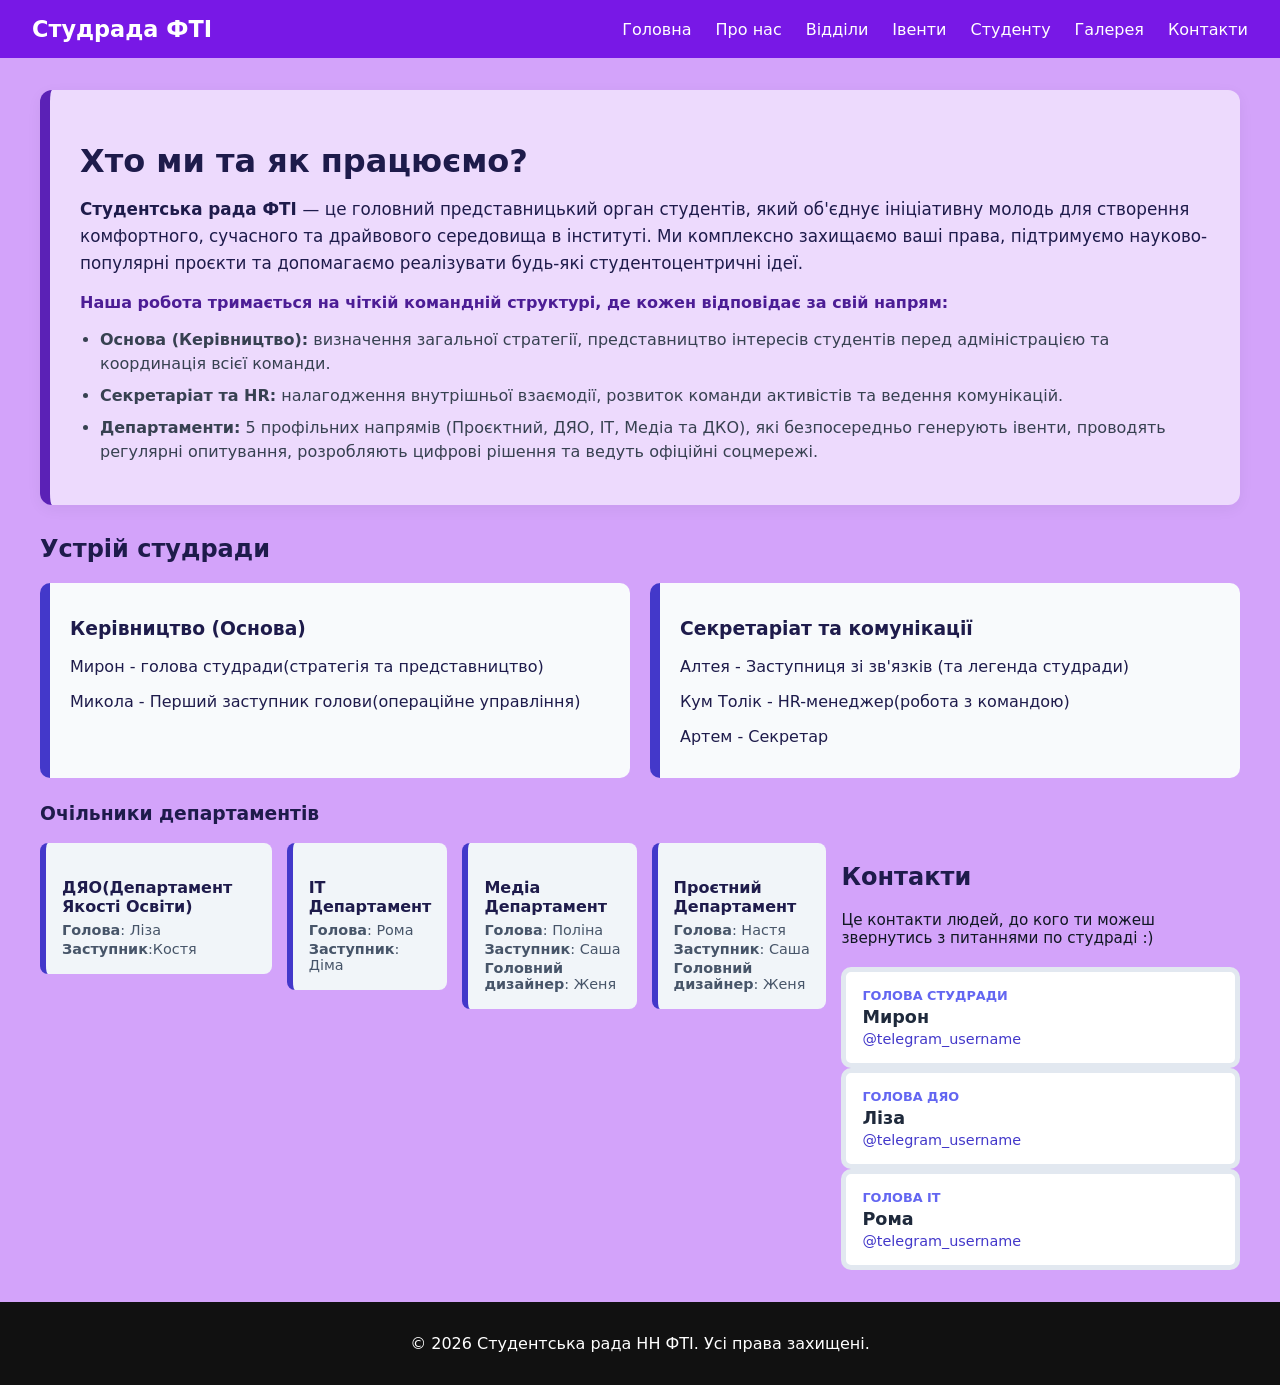
<file: about.html>
<!DOCTYPE html>
<html lang="uk">
<head>
  <meta charset="UTF-8">
  <meta name="viewport" content="width=device-width, initial-scale=1.0">
  <title>Про студраду| Студрада НН ФТІ </title>
  <link rel="stylesheet" href="css/style.css">
  <link rel="stylesheet" href="css/about_style.css">
</head>
<body>

    <div id="header-placeholder"></div>

    <main>
        <section class="about">
        <h1>Хто ми та як працюємо?</h1>
        <p class="description">
          <strong> Студентська рада ФТІ </strong> — це головний представницький орган студентів,
          який об'єднує ініціативну молодь для створення комфортного, сучасного та драйвового середовища
          в інституті. Ми комплексно захищаємо ваші права, підтримуємо науково-популярні проєкти та допомагаємо реалізувати будь-які студентоцентричні ідеї.</p>

        <p class="structure-intro">
          Наша робота тримається на чіткій командній структурі, де кожен відповідає за свій напрям:</p>
        <ul class="structure-list">
            <li><strong>Основа (Керівництво):</strong> визначення загальної стратегії, представництво інтересів студентів перед адміністрацією та координація всієї команди.</li>
            <li><strong>Секретаріат та HR:</strong> налагодження внутрішньої взаємодії, розвиток команди активістів та ведення комунікацій.</li>
            <li><strong>Департаменти:</strong> 5 профільних напрямів (Проєктний, ДЯО, IT, Медіа та ДКО), які безпосередньо генерують івенти, проводять регулярні опитування, розробляють цифрові рішення та ведуть офіційні соцмережі.</li>
        </ul>
        </section>

        <section class="councill structure">
        <h2>Устрій студради</h2>
        <div class="leadership-grid">
             <div class="councill-group  ">
                <h3>Керівництво (Основа)</h3>
                <ul>
                  <p>Мирон - голова студради(стратегія та представництво)</p>
                  <p>Микола - Перший заступник голови(операційне управління)</p>
                </ul>
              </div>

              <div class="councill-group">
                <h3>Секретаріат та комунікації</h2>
                  <ul>
                    <p>Алтея - Заступниця зі зв'язків (та легенда студради)</p>
                    <p>Кум Толік - HR-менеджер(робота з командою)</p>
                    <p> Артем - Секретар</p>
                  </ul>
              </div>
        </div>

          <div class="heads">
            <h3>Очільники департаментів</h3>
            <div class="heads-grid">
              <div class="head-card">
                <h4>ДЯО(Департамент Якості Освіти)</h4>
                <p> <strong>Голова</strong>: Ліза</p>
                <p><strong>Заступник</strong>:Костя</p>
              </div>
              <div class="head-card">
                <h4>IT Департамент</h4>
                <p> <strong>Голова</strong>: Рома</p>
                <p><strong>Заступник</strong>: Діма</p>
              </div>
              <div class="head-card">
                <h4>Медіа Департамент</h4>
                <p> <strong>Голова</strong>: Поліна</p>
                <p><strong>Заступник</strong>: Саша</p>
                <p><strong>Головний дизайнер</strong>: Женя</p>
              </div>
              <div class="head-card">
                <h4>Проєтний Департамент</h4>
                <p> <strong>Голова</strong>: Настя</p>
                <p><strong>Заступник</strong>: Саша</p>
                <p><strong>Головний дизайнер</strong>: Женя</p>
              </div>
              <div class="head-card>
                <h4>ДКО</h4>
                <p> <strong>Голова</strong>: Богдан</p>
              </div>
            </div>
          </div>
        </section>

        <section class="contacts">
          <h2>Контакти</h2>
          <p class="cont-subtitle">Це контакти людей, до кого ти можеш звернутись з питаннями по студраді :)</p>
          <div class="contats-grid">
            <div class="contact-card">
              <span class="contact-role">Голова Студради</span>
              <span class="contact-name">Мирон</span>
              <a href="===" class="contact-link">@telegram_username</a>
            </div>
            <div class="contact-card">
              <span class="contact-role">Голова ДЯО</span>
              <span class="contact-name">Ліза</span>
              <a href="===" class="contact-link">@telegram_username</a>
            </div>
            <div class="contact-card">
              <span class="contact-role">Голова IT</span>
              <span class="contact-name">Рома</span>
              <a href="===" class="contact-link">@telegram_username</a>
            </div>
          </div>
       </section>

    </main>

    <div id="footer-placeholder"></div>

  <!-- Підключаємо JS -->
  <script src="js/main.js"></script>
</body>
</html>
</file>
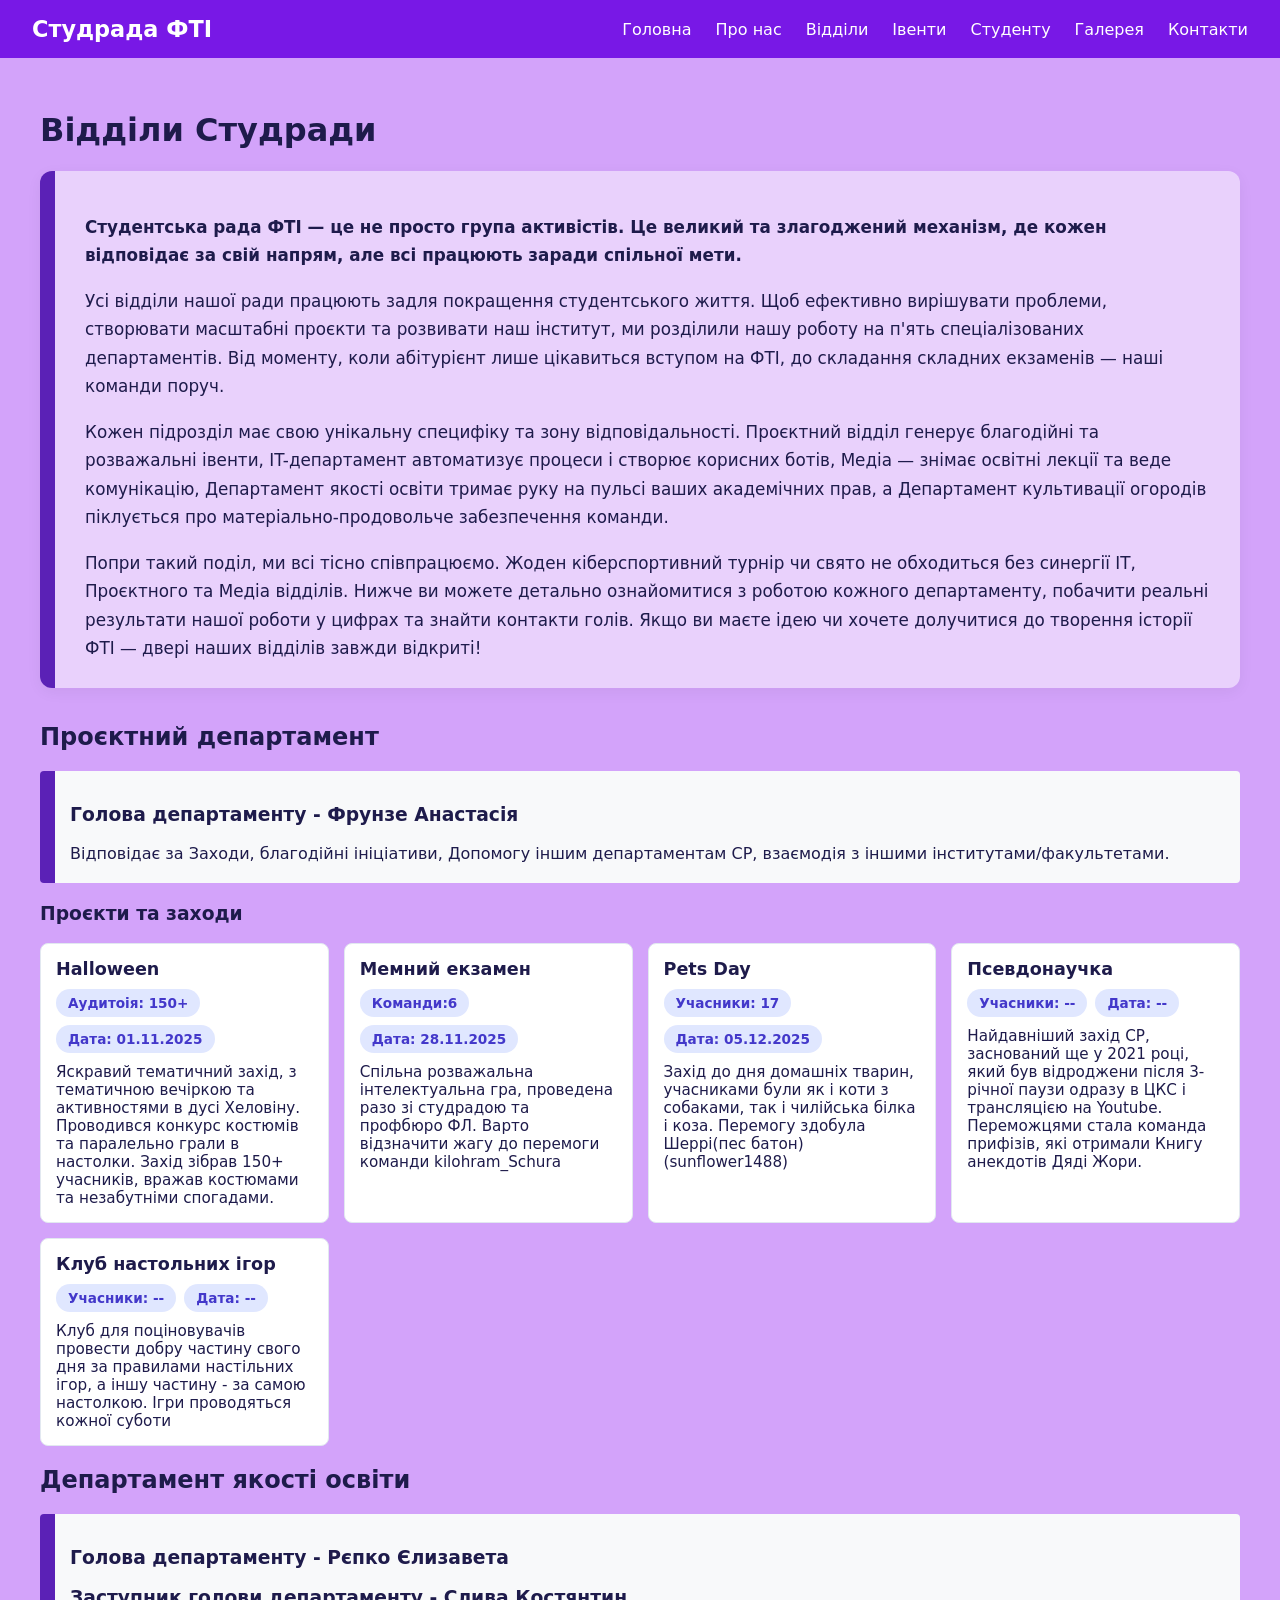
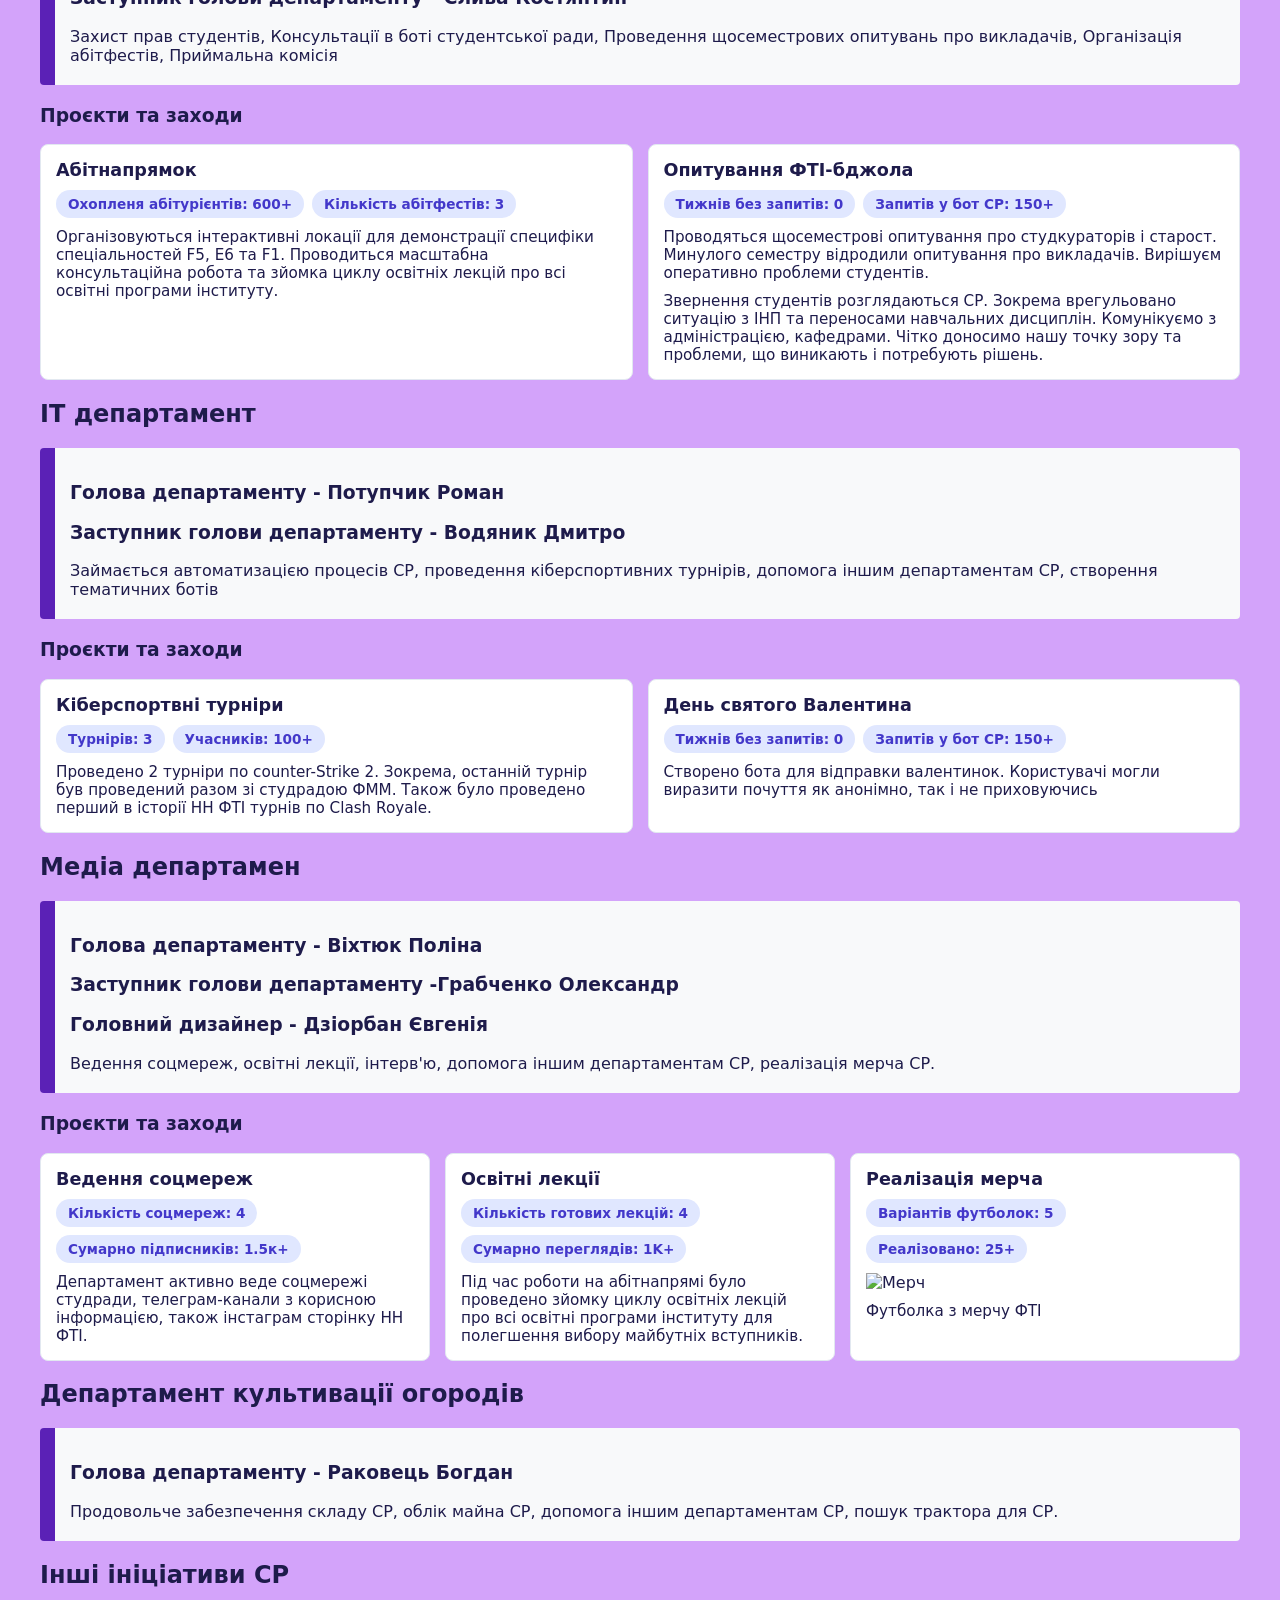
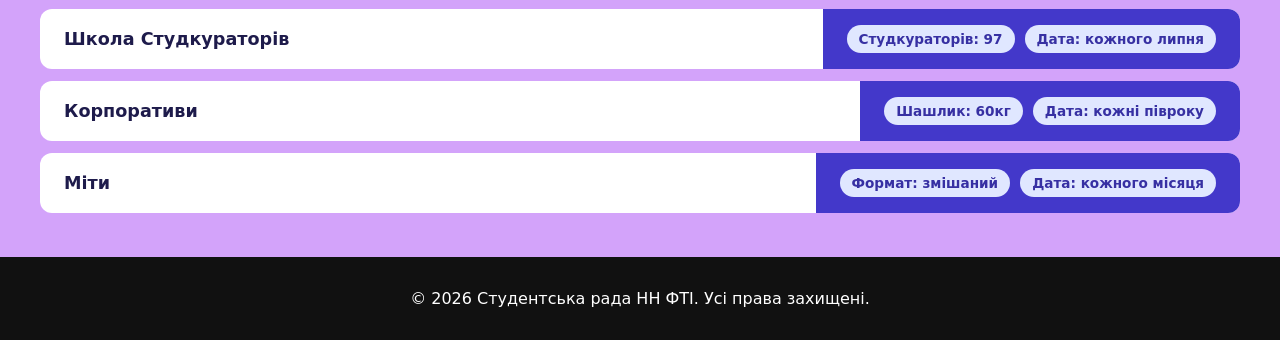
<file: departments.html>
<!DOCTYPE html>
<html lang="uk">
<head>
  <meta charset="UTF-8">
  <meta name="viewport" content="width=device-width, initial-scale=1.0">
  <title>Відділи | Студрада ФТІ</title>
  <link rel="stylesheet" href="css/style.css">
  <link rel="stylesheet" href="css/departments.css">
</head>
<body>

    <div id="header-placeholder"></div>

    <main>
        <h1>Відділи Студради</h1>
        <section class="departments-intro">
            <p class="subtitle"> <strong>Студентська рада ФТІ — це не просто група активістів. Це великий та злагоджений механізм,
                де кожен відповідає за свій напрям, але всі працюють заради спільної мети.</strong></p>
            <p> Усі відділи нашої ради працюють задля покращення студентського життя. Щоб ефективно вирішувати проблеми,
                створювати масштабні проєкти та розвивати наш інститут, ми розділили нашу роботу на п'ять спеціалізованих департаментів. 
                Від моменту, коли абітурієнт лише цікавиться вступом на ФТІ, до складання складних екзаменів — наші команди поруч.</p>
            <p> Кожен підрозділ має свою унікальну специфіку та зону відповідальності. Проєктний відділ генерує благодійні та розважальні івенти,
                IT-департамент автоматизує процеси і створює корисних ботів, Медіа — знімає освітні лекції та веде комунікацію,
                Департамент якості освіти тримає руку на пульсі ваших академічних прав, а Департамент культивації огородів піклується про матеріально-продовольче забезпечення команди.</p>
            <p> Попри такий поділ, ми всі тісно співпрацюємо. Жоден кіберспортивний турнір чи свято не обходиться без синергії IT,
                Проєктного та Медіа відділів. Нижче ви можете детально ознайомитися з роботою кожного департаменту, побачити реальні
                результати нашої роботи у цифрах та знайти контакти голів. Якщо ви маєте ідею чи хочете долучитися до творення історії ФТІ — двері наших відділів завжди відкриті!</p>
        </section>
        <div class="departments-list">

            <section class="department-block" id="project-dept">
                <h2> Проєктний департамент</h2>
                <div class="team-info">
                    <h3>Голова департаменту - Фрунзе Анастасія</h3>
                    <p>Відповідає за Заходи, благодійні ініціативи, Допомогу іншим департаментам СР, взаємодія з іншими інститутами/факультетами.</p>
                </div>
                <h3>Проєкти та заходи</h3>
                <div class="events-grid">
                    <div class="event-card">
                        <h4>Halloween</h4>
                        <div class="badges">
                            <span class="badge">Aудитоія: 150+</span>
                            <span class="badge">Дата: 01.11.2025</span>
                        </div>
                        <p>Яскравий тематичний захід, з тематичною вечіркою та активностями в дусі Хеловіну. Проводився конкурс костюмів та паралельно 
                            грали в настолки. Захід зібрав 150+ учасників, вражав костюмами та незабутніми спогадами.</p>
                    </div>
                    <div class="event-card">
                        <h4>Мемний екзамен</h4>
                        <div class="badges">
                            <span class="badge">Команди:6</span>
                            <span class="badge">Дата: 28.11.2025</span>
                        </div>
                        <p>Спільна розважальна інтелектуальна гра, проведена разо зі студрадою та профбюро ФЛ. 
                            Варто відзначити жагу до перемоги команди kilohram_Schura</p>
                    </div>
                    <div class="event-card">
                        <h4>Pets Day</h4>
                        <div class="badges">
                            <span class="badge">Учасники: 17</span>
                            <span class="badge">Дата: 05.12.2025</span>
                        </div>
                        <p>Захід до дня домашніх тварин, учасниками були як і коти з собаками, так і чилійська білка і коза. 
                            Перемогу здобула Шеррі(пес батон)(sunflower1488)</p>
                    </div>
                    <div class="event-card">
                        <h4>Псевдонаучка</h4>
                        <div class="badges">
                            <span class="badge">Учасники: --</span>
                            <span class="badge">Дата: --</span>
                        </div>
                        <p>Найдавніший захід СР, заснований ще у 2021 році, який був відроджени після 3-річної паузи
                            одразу в ЦКС і трансляцією на Youtube. Переможцями стала команда прифізів, які отримали Книгу
                        анекдотів Дяді Жори.  </p>
                    </div>
                     <div class="event-card">
                        <h4>Клуб настольних ігор</h4>
                        <div class="badges">
                            <span class="badge">Учасники: --</span>
                            <span class="badge">Дата: --</span>
                        </div>
                        <p>Клуб для поціновувачів провести добру частину свого дня за правилами настільних ігор,
                            а іншу частину - за самою настолкою. Ігри проводяться кожної суботи
                        </p>
                    </div>
                </div>
            </section>


            <section class="department-block" id="Education quality">
                <h2> Департамент якості освіти</h2>
                <div class="team-info">
                    <h3>Голова департаменту - Рєпко Єлизавета</h3>
                    <h3>Заступник голови департаменту - Слива Костянтин</h3>
                    <p>Захист прав студентів, Консультації в боті студентської ради,
                    Проведення щосеместрових опитувань про викладачів, 
                    Організація абітфестів, Приймальна комісія</p>
                </div>
                <h3>Проєкти та заходи</h3>
                <div class="events-grid">
                    <div class="event-card">
                        <h4>Абітнапрямок</h4>
                        <div class="badges">
                            <span class="badge">Охопленя абітурієнтів: 600+  </span>
                            <span class="badge"> Кількість абітфестів: 3</span>
                        </div>
                        <p> Організовуються інтерактивні локації для демонстрації специфіки спеціальностей F5, E6 та F1. 
                            Проводиться масштабна консультаційна робота та зйомка циклу освітніх лекцій про всі освітні програми інституту.
                        </p>
                    </div>
                    <div class="event-card">
                        <h4>Опитування ФТІ-бджола</h4>
                        <div class="badges">
                            <span class="badge">Тижнів без запитів: 0</span>
                            <span class="badge">Запитів у бот СР: 150+</span>
                        </div>
                        <p> Проводяться щосеместрові опитування про студкураторів і старост. Минулого семестру 
                            відродили опитування про викладачів.
                            Вирішуєм оперативно проблеми студентів.
                        </p>
                        <p> Звернення студентів розглядаються СР. Зокрема врегульовано ситуацію з ІНП та переносами 
                            навчальних дисциплін. Комунікуємо з адміністрацією, кафедрами. Чітко доносимо нашу точку 
                            зору та проблеми, що виникають і потребують рішень.</p>
                    </div>
                </div>
            </section>


            <section class="department-block" id="IT">
                <h2> IT департамент</h2>
                <div class="team-info">
                    <h3>Голова департаменту - Потупчик Роман</h3>
                    <h3>Заступник голови департаменту - Водяник Дмитро</h3>
                    <p> Займається автоматизацією процесів СР, проведення кіберспортивних турнірів,
                    допомога іншим департаментам СР, створення тематичних ботів
                    </p>
                </div>
                <h3>Проєкти та заходи</h3>
                <div class="events-grid">
                    <div class="event-card">
                        <h4>Кіберспортвні турніри</h4>
                        <div class="badges">
                            <span class="badge">Турнірів: 3  </span>
                            <span class="badge">Учасників: 100+</span>
                        </div>
                        <p> Проведено 2 турніри по counter-Strike 2. Зокрема, останній турнір був проведений 
                            разом зі студрадою ФММ. Також було проведено перший в історії НН ФТІ турнів по Clash Royale.
                        </p>
                    </div>
                    <div class="event-card">
                        <h4>День святого Валентина</h4>
                        <div class="badges">
                            <span class="badge">Тижнів без запитів: 0</span>
                            <span class="badge">Запитів у бот СР: 150+</span>
                        </div>
                        <p> Створено бота для відправки валентинок. 
                            Користувачі могли виразити почуття як анонімно, так і не приховуючись
                        </p>
                    </div>
                </div>
            </section>

             <section class="department-block" id="media">
                <h2> Медіа департамен</h2>
                <div class="team-info">
                    <h3>Голова департаменту - Віхтюк Поліна</h3>
                    <h3>Заступник голови департаменту -Грабченко Олександр</h3>
                    <h3>Головний дизайнер - Дзіорбан Євгенія</h3>
                    <p> Ведення соцмереж, освітні лекції, інтерв'ю, допомога іншим 
                        департаментам СР, реалізація мерча СР.
                    </p>
                </div>
                <h3>Проєкти та заходи</h3>
                <div class="events-grid">
                    <div class="event-card">
                        <h4>Ведення соцмереж</h4>
                        <div class="badges">
                            <span class="badge">Кількість соцмереж: 4  </span>
                            <span class="badge">Сумарно підписників: 1.5к+</span>
                        </div>
                        <p> Департамент активно веде соцмережі студради, телеграм-канали з корисною інформацією,
                            також інстаграм сторінку НН ФТІ.
                        </p>
                    </div>
                    <div class="event-card">
                        <h4>Освітні лекції</h4>
                        <div class="badges">
                            <span class="badge">Кількість готових лекцій: 4</span>
                            <span class="badge"> Сумарно переглядів: 1K+</span>
                        </div>
                        <p> Під час роботи на абітнапрямі було проведено зйомку циклу освітніх лекцій про всі освітні програми 
                            інституту для полегшення вибору майбутніх вступників.
                        </p>
                    </div>
                     <div class="event-card">
                        <h4>Реалізація мерча</h4>
                        <div class="badges">
                            <span class="badge">Варіантів футболок: 5</span>
                            <span class="badge">Реалізовано: 25+</span>
                        </div>
                        <img scr="merch_IPT.jpg" alt="Мерч" wight="100">
                        <p>Футболка з мерчу ФТІ </p>
                    </div>
                </div>
            </section>


            <section class="department-block" id="garden">
                <h2>Департамент культивації огородів</h2>
                 <div class="team-info">
                    <h3>Голова департаменту - Раковець Богдан</h3>
                    <p> Продовольче забезпечення складу СР, облік майна СР, допомога іншим департаментам СР,
                    пошук трактора для СР.
                    </p>
                </div>
            </section>

            <section class="initiatives-section">
            <h2>Інші ініціативи СР</h2>

            <div class="initiative-card">
                <div class="card-left">
                    <h3>Школа Студкураторів</h3>
                </div>
                <div class="card-right">
                    <span class="badge">Студкураторів: 97</span>
                    <span class="badge">Дата: кожного липня</span>
                </div>
            </div>

            <div class="initiative-card">
                <div class="card-left">
                    <h3>Корпоративи</h3>
                </div>
                    <div class="card-right">
                        <span class="badge">Шашлик: 60кг</span>
                        <span class="badge">Дата: кожні півроку</span>
                    </div>
            </div>

            <div class="initiative-card">
                <div class="card-left">
                    <h3>Міти</h3>
                </div>
    <!-- Виправлено: класом має бути card-right -->
                <div class="card-right">
                    <span class="badge">Формат: змішаний</span>
                    <span class="badge">Дата: кожного місяця</span>
                </div>
            </div>
            </section>
        </div>
    </main>

   <div id="footer-placeholder"></div>
 <script src="js/main.js"></script>

</body>
</html>
</file>
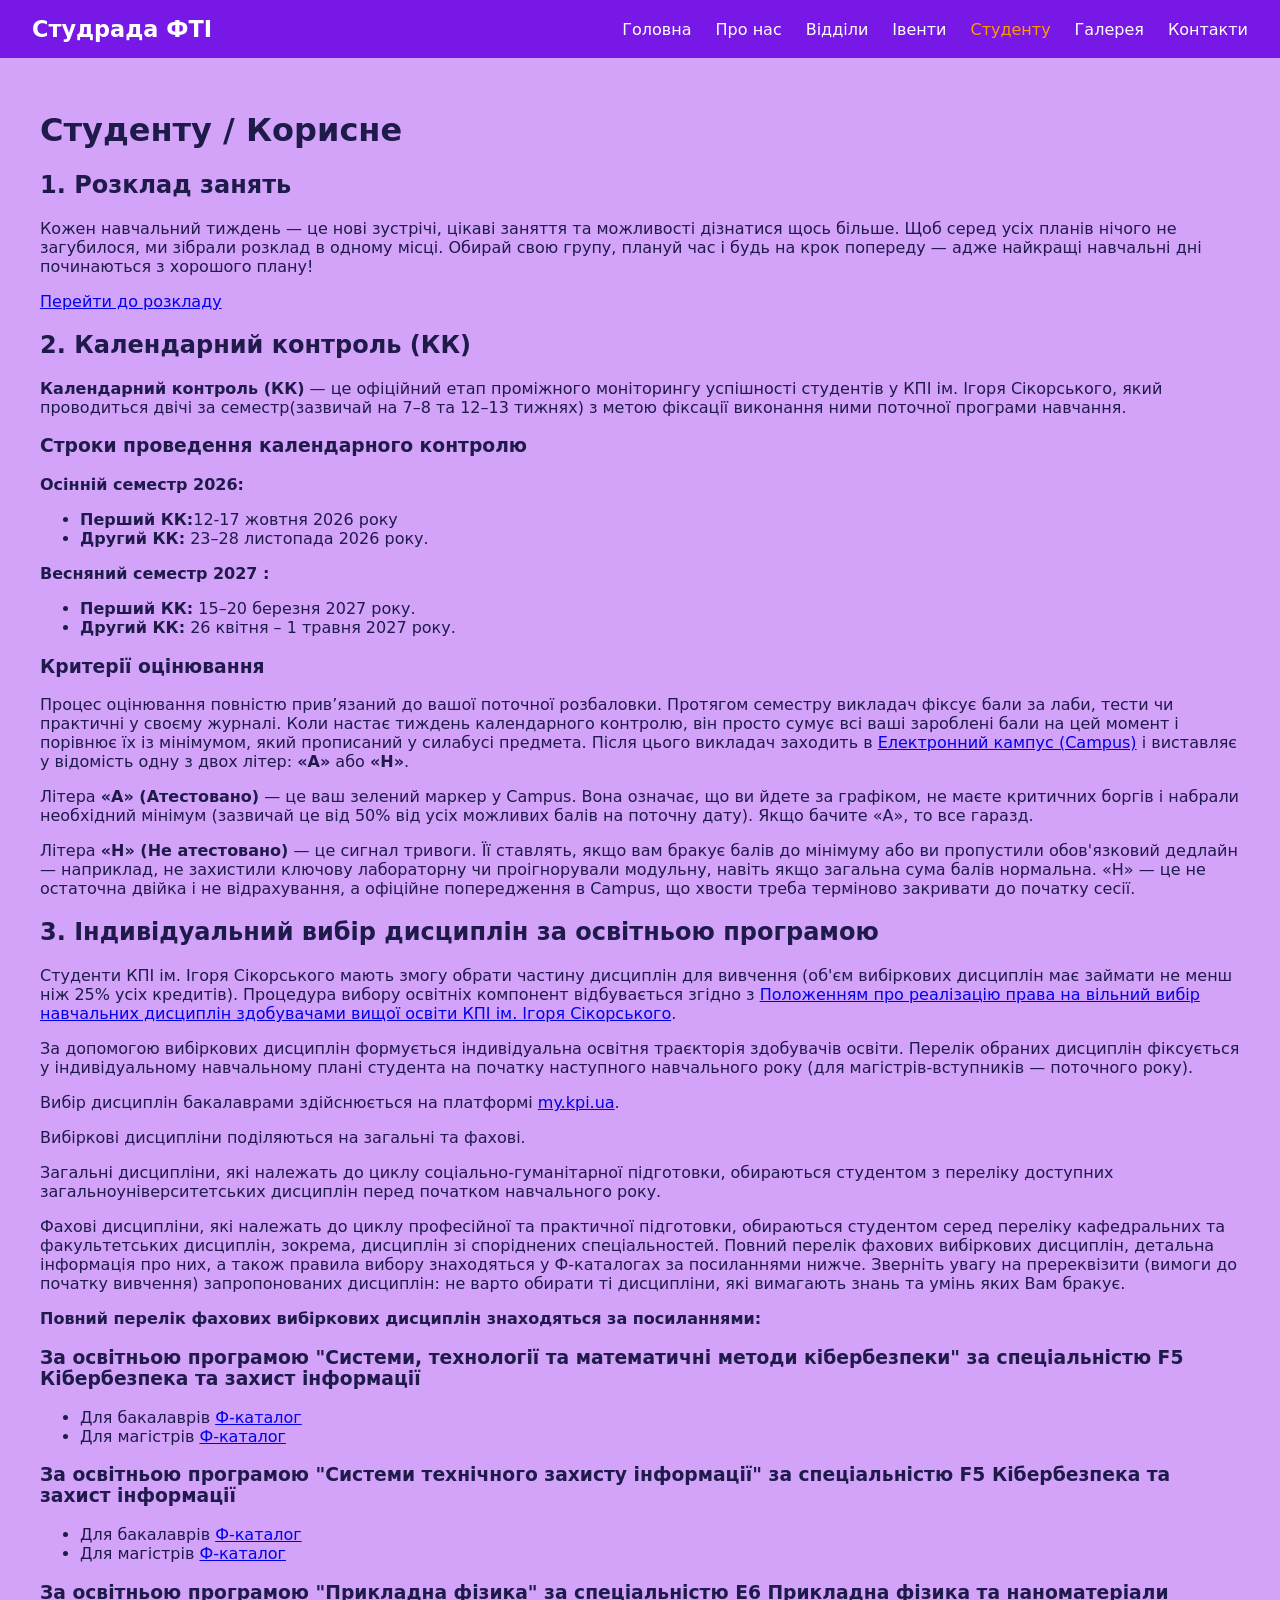
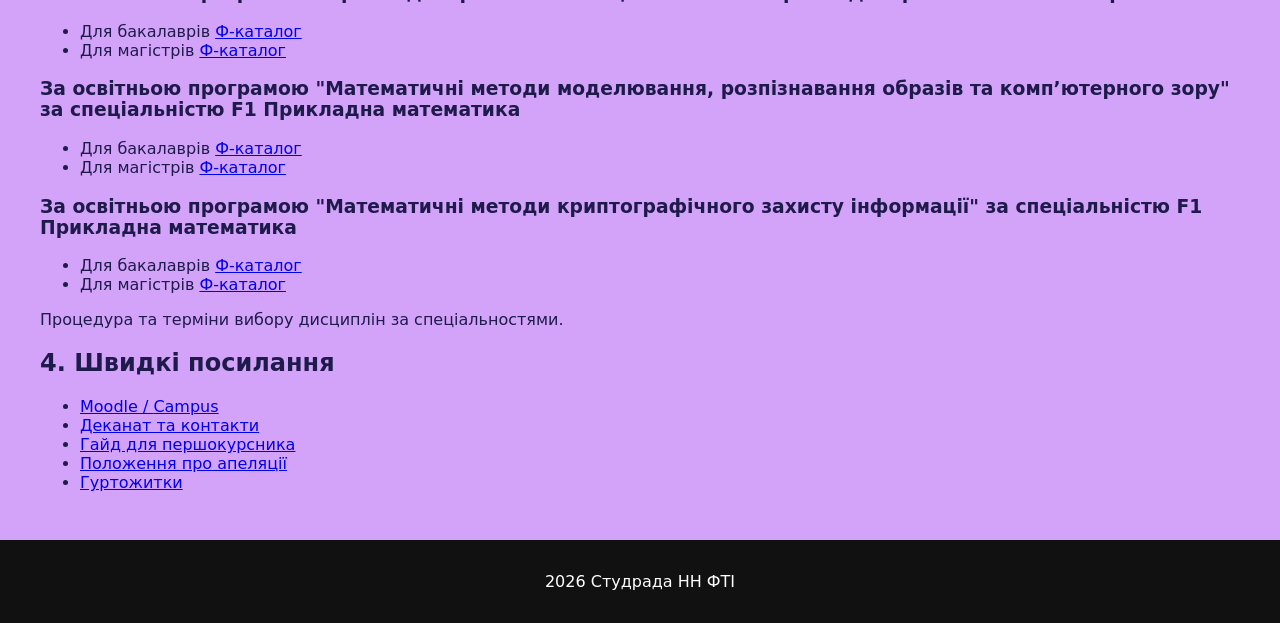
<file: student.html>
<!DOCTYPE html>
<html lang="uk">
<head>
  <meta charset="UTF-8">
  <meta name="viewport" content="width=device-width, initial-scale=1.0">
  <title>Студенту | Студрада ФТІ</title>
  <link rel="stylesheet" href="css/style.css">
</head>
<body>

  <header>
    <div class="logo"><a href="index.html">Студрада ФТІ</a></div>
    <nav>
      <ul>
        <li><a href="index.html">Головна</a></li>
        <li><a href="about.html">Про нас</a></li>
        <li><a href="departments.html">Відділи</a></li>
        <li><a href="events.html">Івенти</a></li>
        <li><a href="student.html" class="active">Студенту</a></li>
        <li><a href="gallery.html">Галерея</a></li>
        <li><a href="contacts.html">Контакти</a></li>
      </ul>
    </nav>
  </header>

  <main>
    <h1>Студенту / Корисне</h1>

    <!-- 1. Розклад -->
    <section>
      <h2>1. Розклад занять</h2>
      <p>Кожен навчальний тиждень — це нові зустрічі, цікаві заняття та можливості дізнатися щось більше. Щоб серед усіх планів
      нічого не загубилося, ми зібрали розклад в одному місці. Обирай свою групу, плануй час і будь на крок попереду — адже
      найкращі навчальні дні починаються з хорошого плану!</p>
      <a href="https://schedule.kpi.ua" target="_blank">Перейти до розкладу</a>
    </section>

    <!-- 2. Календарний контроль -->
    <section>
      <h2>2. Календарний контроль (КК)</h2>
      <p><strong>Календарний контроль (КК)</strong> — це офіційний етап проміжного моніторингу успішності студентів у КПІ ім. Ігоря Сікорського,
      який проводиться двічі за семестр(зазвичай на 7–8 та 12–13 тижнях) з метою фіксації виконання ними поточної програми навчання.</p>
      <h3>Строки проведення календарного контролю</h3>
      <p><strong>Осінній семестр 2026:</strong></p>
       <ul>
        <li><strong>Перший КК:</strong>12-17 жовтня 2026 року</li>
        <li><strong>Другий КК:</strong> 23–28 листопада 2026 року.</li>
       </ul>
      <p><strong>Весняний семестр 2027 :</strong></p>
       <ul>
        <li><strong>Перший КК:</strong> 15–20 березня 2027 року.</li>
        <li><strong>Другий КК:</strong> 26 квітня – 1 травня 2027 року.</li>
       </ul>
      <h3>Критерії оцінювання</h3>
      <p>Процес оцінювання повністю прив’язаний до вашої поточної розбаловки. Протягом семестру викладач фіксує бали за лаби,
      тести чи практичні у своєму журналі. Коли настає тиждень календарного контролю, він просто сумує всі ваші зароблені бали
      на цей момент і порівнює їх із мінімумом, який прописаний у силабусі предмета. Після цього викладач заходить в
      <a href="https://ecampus.kpi.ua/uk/login" target="_blank">Електронний кампус (Campus)</a> і виставляє у відомість одну з двох літер: <strong>«А»</strong> або <strong>«Н»</strong>.
      <p>Літера <strong>«А» (Атестовано)</strong> — це ваш зелений маркер у Campus. Вона означає, що ви йдете за графіком, не маєте критичних
      боргів і набрали необхідний мінімум (зазвичай це від 50% від усіх можливих балів на поточну дату). Якщо бачите «А», то
      все гаразд.</p>
      <p>Літера <strong>«Н» (Не атестовано)</strong> — це сигнал тривоги. Її ставлять, якщо вам бракує балів до мінімуму або ви пропустили
      обов'язковий дедлайн — наприклад, не захистили ключову лабораторну чи проігнорували модульну, навіть якщо загальна сума
      балів нормальна. «Н» — це не остаточна двійка і не відрахування, а офіційне попередження в Campus, що хвости треба
      терміново закривати до початку сесії.</p>
    </section>

    <!-- 3. Вибіркові дисципліни -->
    <section>
      <h2>3. Індивідуальний вибір дисциплін за освітньою програмою</h2>
      <p>Студенти КПІ ім. Ігоря Сікорського мають змогу обрати частину дисциплін для вивчення (об'єм вибіркових дисциплін має
      займати не менш ніж 25% усіх кредитів). Процедура вибору освітніх компонент відбувається згідно з <a href="https://osvita.kpi.ua/node/185" target="_blank">Положенням про реалізацію права на вільний вибір навчальних дисциплін здобувачами вищої освіти КПІ ім. Ігоря Сікорського</a>.</p>
      <p>За допомогою вибіркових дисциплін формується індивідуальна освітня траєкторія здобувачів освіти. Перелік обраних
      дисциплін фіксується у індивідуальному навчальному плані студента на початку наступного навчального року (для
      магістрів-вступників — поточного року).</p>
      <p>Вибір дисциплін бакалаврами здійснюється на платформі <a href="https://my.kpi.ua" target="_blank">my.kpi.ua</a>.</p>
      <p>Вибіркові дисципліни поділяються на загальні та фахові.</p>
      <p>Загальні дисципліни, які належать до циклу соціально-гуманітарної підготовки, обираються студентом з переліку доступних
      загальноуніверситетських дисциплін перед початком навчального року.</p>
      <p>Фахові дисципліни, які належать до циклу професійної та практичної підготовки, обираються студентом серед переліку
      кафедральних та факультетських дисциплін, зокрема, дисциплін зі споріднених спеціальностей. Повний перелік фахових
      вибіркових дисциплін, детальна інформація про них, а також правила вибору знаходяться у Ф-каталогах за посиланнями
      нижче. Зверніть увагу на пререквізити (вимоги до початку вивчення) запропонованих дисциплін: не варто обирати ті
      дисципліни, які вимагають знань та умінь яких Вам бракує.</p>
      <p>
        <strong>Повний перелік фахових вибіркових дисциплін знаходяться за посиланнями:</strong>
      </p>
      <h3>За освітньою програмою "Системи, технології та математичні методи кібербезпеки" за спеціальністю F5 Кібербезпека та захист інформації</h3>
       <ul>
        <li>Для бакалаврів <a href="https://osvita.kpi.ua/sites/default/files/oopfc/fkat_f5_oppm_stmmkb_2026.pdf" target="_blank">Ф-каталог</a></li>
        <li>Для магістрів <a href="https://osvita.kpi.ua/sites/default/files/oopfc/fkat_f5_oppm_stmmkb_2026.pdf" target="_blank">Ф-каталог</a></li>
       </ul>
       <h3>За освітньою програмою "Системи технічного захисту інформації" за спеціальністю F5 Кібербезпека та захист інформації</h3>
        <ul>
          <li>Для бакалаврів <a href="https://is.ipt.kpi.ua/pdf/f_catalog_125_stzi_bak_25.pdf" target="_blank">Ф-каталог</a></li>
          <li>Для магістрів <a href="https://is.ipt.kpi.ua/pdf/f_catalog_125_stzi_bak_25.pdf" target="_blank">Ф-каталог</a></li>
        </ul>
        <h3>За освітньою програмою "Прикладна фізика" за спеціальністю E6 Прикладна фізика та наноматеріали</h3>
         <ul>
          <li>Для бакалаврів <a href="https://osvita.kpi.ua/sites/default/files/oopfc/fkat_e6_oppb_pf_2026.pdf" target="_blank">Ф-каталог</a></li>
          <li>Для магістрів <a href="https://osvita.kpi.ua/sites/default/files/oopfc/fkat_e6_onpm_pf_2026.pdf" target="_blank">Ф-каталог</a></li>
         </ul>
        <h3>За освітньою програмою "Математичні методи моделювання, розпізнавання образів та комп’ютерного зору"
        за спеціальністю F1 Прикладна математика
        </h3>
          <ul>
            <li>Для бакалаврів <a href="https://osvita.kpi.ua/sites/default/files/oopfc/fkat_f1_onpm_mmmrokz_2026.pdf?utm_source=chatgpt.com" target="_blank">Ф-каталог</a></li>
            <li>Для магістрів <a href="https://osvita.kpi.ua/sites/default/files/oopfc/fkat_f1_onpm_mmmrokz_2026.pdf?utm_source=chatgpt.com" target="_blank">Ф-каталог</a></li>
          </ul>
          <h3>За освітньою програмою "Математичні методи криптографічного захисту інформації"
          за спеціальністю F1 Прикладна математика</h3>
           <ul>
             <li>Для бакалаврів <a href="https://osvita.kpi.ua/sites/default/files/oopfc/fkat_f1_oppb_mmkzi_2026.pdf?utm_source=chatgpt.com" target="_blank">Ф-каталог</a></li>
             <li>Для магістрів <a href="https://osvita.kpi.ua/sites/default/files/oopfc/fkat_f1_onpm_mmkzi_2026.pdf?utm_source=chatgpt.com" target="_blank">Ф-каталог</a></li>
           </ul>
      <p>Процедура та терміни вибору дисциплін за спеціальностями.</p>
    </section>

    <!-- 4. Швидкі посилання -->
    <section>
      <h2>4. Швидкі посилання</h2>
      <ul>
        <li><a href="https://do.ipo.kpi.ua/" target="_blank">Moodle / <a href="https://ecampus.kpi.ua/uk/login" target="_blank">Campus</a></a></li>
        <li><a href="https://kpi.ua/ipt" target="_blank">Деканат та контакти</a></li>
        <li><a href="https://kpi.ua/freshmen" target="_blank">Гайд для першокурсника</a></li>
        <li><a href="https://osvita.kpi.ua/sites/default/files/downloads/Pologennia_apeliacii_2022.pdf" target="_blank">Положення про апеляції</a></li>
        <li><a href="https://studmisto.kpi.ua/" target="_blank">Гуртожитки</a></li>
      </ul>
    </section>
  </main>

  <footer>
  <p>2026 Студрада НН ФТІ</p>
  </footer>

</body>
</html>
</file>
<file: css/style.css>
:root {
  --primary-color: #7818e6; /* Основний колір ФТІ */
  --accent-color: #ff9900;  /* Акцентний колір */
  --bg-color: #d3a3fa;
  --text-color: #1e1b4b;

body {
  margin: 0;
  font-family: system-ui, -apple-system, sans-serif;
  background-color: var(--bg-color);
  color: var(--text-color);
  display: flex;
  flex-direction: column;
  min-height: 100vh;
}

/* Навігація (Header) */
header {
  background-color: var(--primary-color);
  padding: 1rem 2rem;
  display: flex;
  justify-content: space-between;
  align-items: center;
}

.logo a {
  color: white;
  font-weight: bold;
  font-size: 1.4rem;
  text-decoration: none;
}

nav ul {
  list-style: none;
  margin: 0;
  padding: 0;
  display: flex;
  gap: 1.5rem;
}

nav a {
  color: white;
  text-decoration: none;
  font-weight: 500;
  transition: color 0.2s;
}

nav a:hover, nav a.active {
  color: var(--accent-color);
}

/* Основний контент */
main {
  flex: 1;
  padding: 2rem;
  max-width: 1200px;
  margin: 0 auto;
  width: 100%;
}

/* Футер */
footer {
  background-color: #111;
  color: white;
  text-align: center;
  padding: 1rem;
}
</file>
<file: css/about_style.css>
/* ==========================================
   СТИЛІ ДЛЯ СТОРІНКИ "ПРО СТУДРАДУ" (about.html)
   ========================================== */

/* 1. Вступний блок (Hero & Структура) */
.about {
  background-color: rgba(255, 255, 255, 0.6); /* Напівпрозорий білий фон як у departments-intro */
  padding: 25px 30px;
  border-radius: 12px;
  margin-bottom: 30px;
  border-left: 10px solid #5b21b6; /* Темно-фіолетовий акцент */
  box-shadow: 0 4px 15px rgba(0, 0, 0, 0.05);
}

.about h1 {
  color: #1e1b4b;
  font-size: 2rem;
  margin-bottom: 12px;
}

.description {
  font-size: 1.05rem;
  color: #1e1b4b;
  line-height: 1.6;
  margin-bottom: 16px;
}

.structure-intro {
  font-weight: 600;
  color: #4c1d95;
  margin-bottom: 8px;
}

.structure-list {
  list-style: disc;
  padding-left: 20px;
  color: #374151;
}

.structure-list li {
  margin-bottom: 8px;
  line-height: 1.5;
}

/* 2. Блок «Устрій Студради» */
.councill structure {
  background: #ffffff;
  border-radius: 12px;
  padding: 25px 30px;
  margin-bottom: 30px;
  box-shadow: 0 4px 15px rgba(0, 0, 0, 0.08);
}

.councill structure h2 {
  color: #4c1d95;
  font-size: 1.6rem;
  border-bottom: 2px solid #f3e8ff;
  padding-bottom: 8px;
  margin-bottom: 20px;
}

.councill structure h3 {
  color: #5b21b6;
  font-size: 1.2rem;
  margin-bottom: 12px;
}

.leadership-grid {
  display: grid;
  grid-template-columns: repeat(auto-fit, minmax(280px, 1fr));
  gap: 20px;
  margin-bottom: 25px;
}

.councill-group {
  background-color: #f8fafc;
  border-radius: 10px;
  padding: 16px 20px;
  border-left: 10px solid #4338ca;
}

.councill-group ul {
  list-style: none;
  padding: 0;
}

.councill-group li {
  margin-bottom: 8px;
  color: #334155;
  font-size: 0.95rem;
}

/* Очільники департаментів */
.heads {
  margin-top: 20px;
}

.heads-grid {
  display: flex;
  grid-template-columns: repeat(auto-fit, minmax(200px, 1fr));
  gap: 15px;

 align-items: flex-start;
}

.head-card {
  background: #f1f5f9;
  border-radius: 8px;
  padding: 14px 16px;
  border-left: 6px solid #4338ca;
}

.head-card h4 {
  color: #1e1b4b;
  font-size: 1rem;
  margin-bottom: 6px;
}

.head-card p {
  font-size: 0.9rem;
  color: #475569;
  margin: 3px 0;
}

/* 3. Блок Контакти */
.contacts {
  background: #ffffff;
  border-radius: 12px;
  padding: 25px 30px;
  margin-bottom: 30px;
  box-shadow: 0 4px 15px rgba(0, 0, 0, 0.08);
}

.contacts h2 {
  color: #4c1d95;
  font-size: 1.6rem;
  margin-bottom: 6px;
}

.cont-subtitle {
  color: #101722;
  font-size: 0.95rem;
  margin-bottom: 20px;
}

.contacts-grid {
  display: grid;
  grid-template-columns: repeat(auto-fit, minmax(220px, 1fr));
  gap: 16px;
}

.contact-card {
  background: #ffffff;
  border: 5px solid #e2e8f0;
  border-radius: 10px;
  padding: 16px;
  display: flex;
  flex-direction: column;
  gap: 4px;
}

.contact-role {
  font-size: 0.8rem;
  color: #6366f1;
  font-weight: 700;
  text-transform: uppercase;
}

.contact-name {
  font-size: 1.1rem;
  font-weight: 600;
  color: #1e293b;
}

.contact-link {
  color: #4338ca;
  text-decoration: none;
  font-weight: 500;
  font-size: 0.9rem;
}

.contact-link:hover {
  text-decoration: underline;
}

/* 4. Блок "Інші ініціативи" (З фіолетовим блоком справа на всю висоту) */
.initiatives-section {
  margin-top: 35px;
}
</file>
<file: css/departments.css>
/* Інформація про команду департаменту */
.team-info {
    background-color: #f8f9fa;
    padding: 15px;
    border-left: 15px solid #5b21b6; /* фірмовий акцент */
    border-radius: 4px;
    margin-bottom: 20px;
}

.team-info p {
    margin-bottom: 5px;
}

/* Сітка для івентів і проєктів */
.events-grid {
    display: grid;
    grid-template-columns: repeat(auto-fit, minmax(280px, 1fr));
    gap: 15px;
    margin-top: 15px;
}

.event-card {
    border: 1px solid #e2e8f0;
    padding: 15px;
    border-radius: 8px;
    background: #ffffff;
}

.event-card h4 {
    color: #1e1b4b;
    margin-top: 0;
    margin-bottom: 10px;
    font-size: 1.1rem;
}

.event-card p {
    font-size: 0.95rem;
    margin-top: 10px;
    margin-bottom: 0;
}

/* Оформлення метрик (Бейджі) */
.badges {
    display: flex;
    flex-wrap: wrap;
    gap: 8px;
    margin-bottom: 10px;
}

.badge {
    background-color: #e0e7ff;
    color: #4338ca;
    padding: 4px 10px;
    border-radius: 20px;
    font-size: 0.85rem;
    font-weight: 600;
}
.departments-intro {
    background-color: rgba(255, 255, 255, 0.5); /* Напівпрозорий білий фон */
    padding: 25px 30px;
    border-radius: 12px;
    margin-bottom: 35px;
    border-left: 15px solid #5b21b6; /* Темно-фіолетовий акцент зліва */
    box-shadow: 0 4px 15px rgba(0, 0, 0, 0.05);
}

.departments-intro p {
    font-size: 1.05rem;
    color: #1e1b4b;
    margin-bottom: 15px;
    line-height: 1.7;
}

.departments-intro p:last-child {
    margin-bottom: 0;
}

.departments-intro .lead-text {
    font-size: 1.15rem;
    color: #4c1d95;
}

.initiative-card {
  background-color: #ffffff;
  border-radius: 12px;
  margin-bottom: 12px;

  display: flex;
  justify-content: space-between;
  align-items: center;

  /* Важливо: ховає гострі кути фіолетового блоку всередині закругленої картки */
  overflow: hidden;
}

/* Ліва частина з назвою */
.card-left {
  padding: 16px 24px;
}

.card-left h3 {
  margin: 0;
  font-size: 1.1rem;
  color: #1e1b4b;
}

/* Права фіолетова частина з даними */
.card-right {
  background-color: #4338ca; /* Фіолетовий колір блоку */
  padding: 16px 24px;
  display: flex;
  align-items: center;
  gap: 10px;

  /* Гарантує, що блок розтягується на всю висоту картки */
  align-self: stretch;
}

/* Стилі для самих бейджів усередині фіолетового блоку */
.card-right .badge {
  background-color: #e0e7ff; /* Світло-фіолетовий/блакитний фон бейджа */
  color: #3730a3;           /* Темний текст бейджа */
  padding: 6px 12px;
  border-radius: 20px;
  font-size: 0.85rem;
  font-weight: 600;
  white-space: nowrap;      /* Текст не переноситься на новий рядок */
}

.badges {
  display: flex;
  gap: 8px;
}

.badge {
  background-color: #e0e7ff;
  color: #4338ca;
  padding: 6px 12px;
  border-radius: 20px;
  font-size: 0.85rem;
  font-weight: 600;
}
</file>
